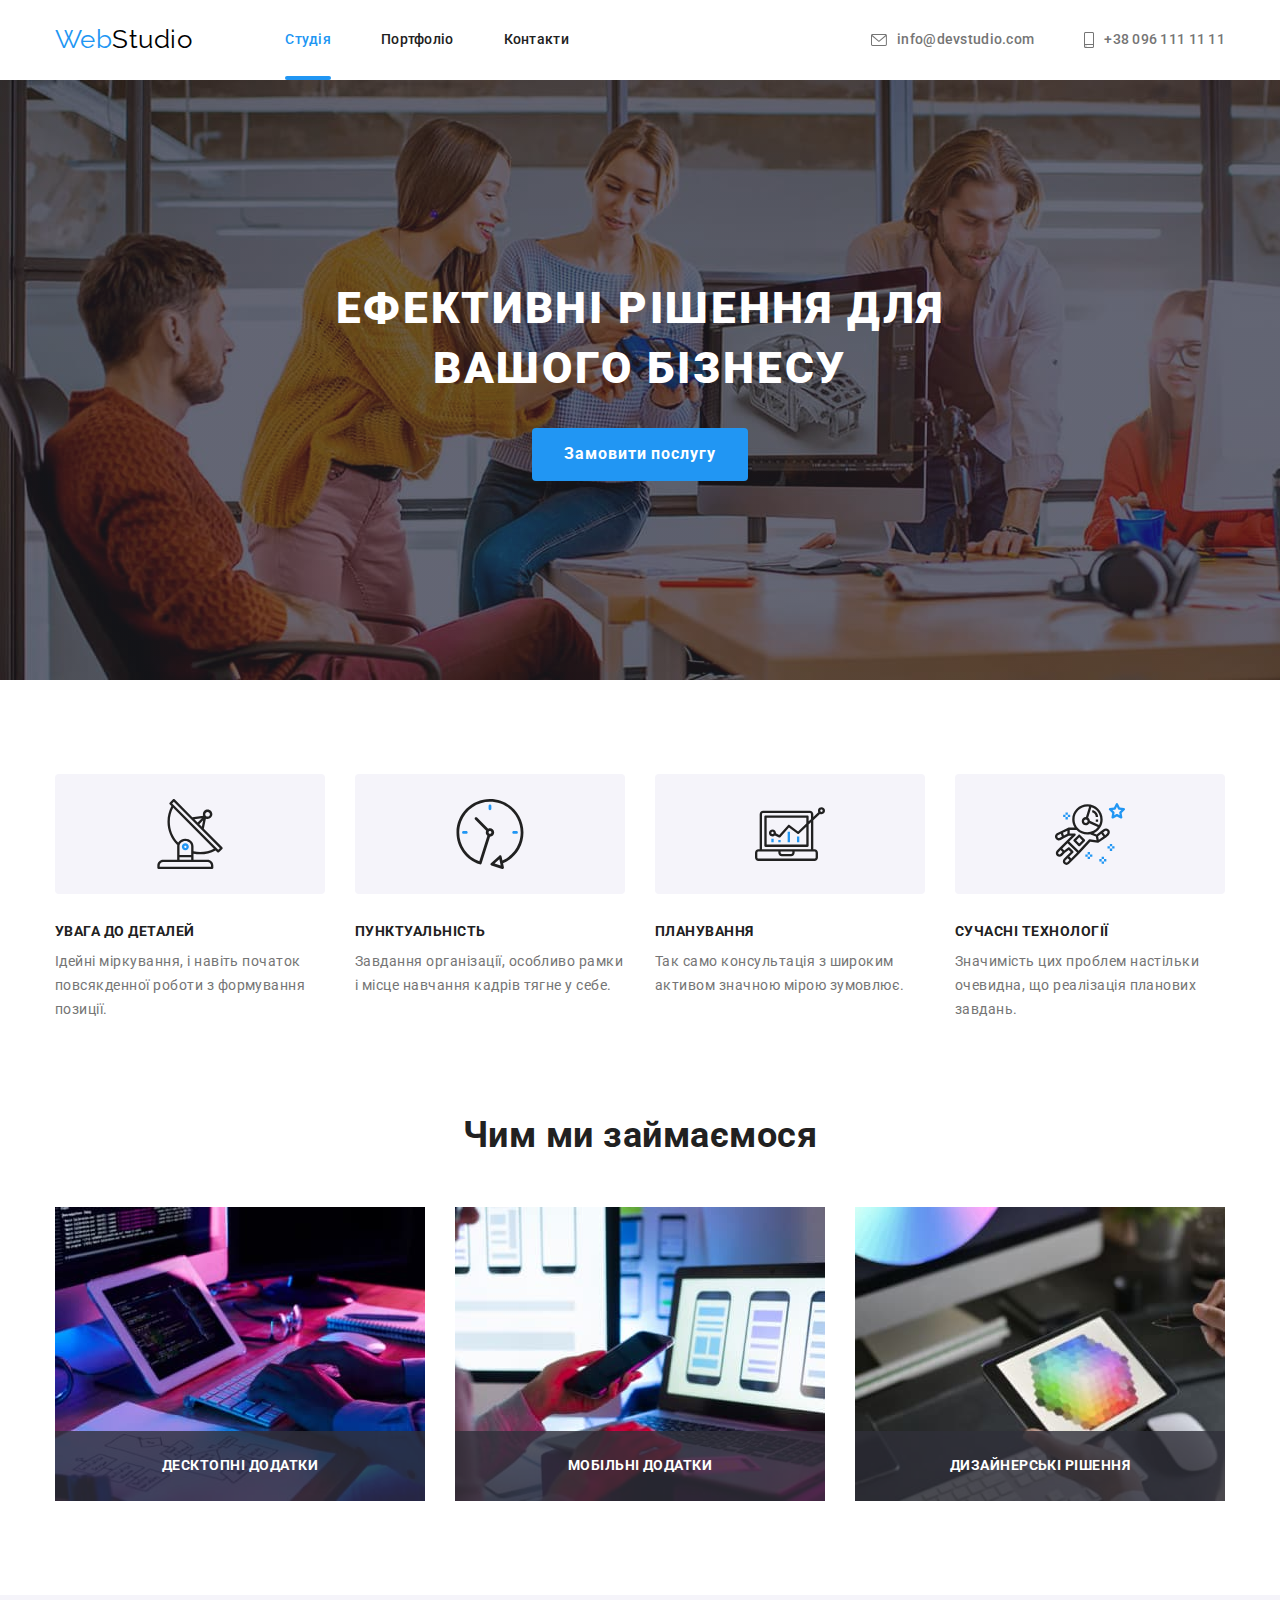
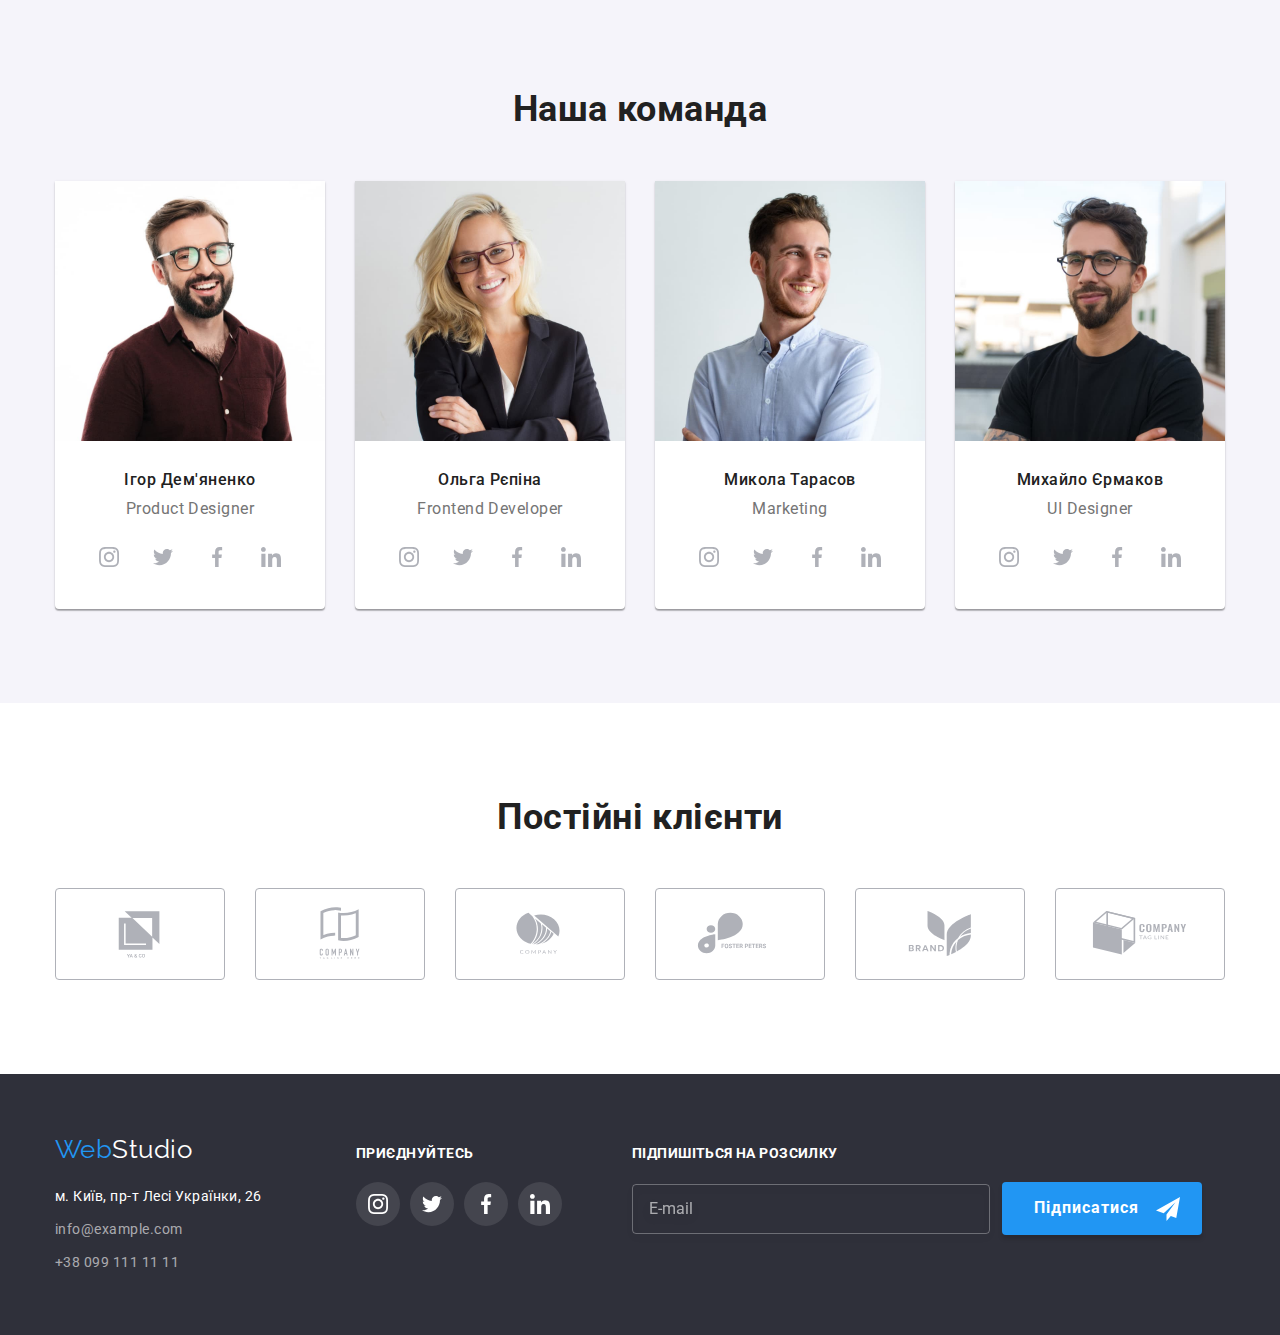
<file: index.html>
<!DOCTYPE html>
<html lang="uk">

<head>
  <meta charset="UTF-8" />
  <meta http-equiv="X-UA-Compatible" content="IE=edge" />
  <meta name="viewport" content="width=device-width, initial-scale=1.0" />
  <title>Студія</title>
  <link href="https://fonts.googleapis.com/css2?family=Raleway:wght@700&family=Roboto:wght@400;500;700;900&display=swap"
    rel="stylesheet" />
  <link rel="stylesheet"
    href="https://cdnjs.cloudflare.com/ajax/libs/modern-normalize/1.1.0/modern-normalize.min.css" />
  <link rel="stylesheet" href="./css/main.min.css" />
</head>

<body>
  <header>
    <div class="container page-header">
      <a href="./index.html" class="logo page-header__logo"><span>Web</span>Studio</a>
      <nav>
        <ul class="nav-list">
          <li class="nav-list__item"><a href="./index.html" class="nav-list__link current">Студія</a></li>
          <li class="nav-list__item"><a href="./portfolio.html" class="nav-list__link">Портфоліо</a></li>
          <li class="nav-list__item"><a href="" class="nav-list__link">Контакти</a></li>
        </ul>
      </nav>

      <ul class="contacts">
        <li class="contacts__item">
          <a href="mailto:info@devstudio.com" class="contacts__link"><svg class="contacts__icon-mail" width="16"
              height="12">
              <use href="./images/icons.svg#icon-mail"></use>
            </svg>info@devstudio.com</a>
        </li>
        <li class="contacts__item">
          <a href="tel:+380961111111" class="contacts__link"><svg class="contacts__icon-smartphone" width="10"
              height="16">
              <use href="./images/icons.svg#icon-smartphone"></use>
            </svg>+38 096 111 11 11</a>
        </li>
      </ul>
    </div>
  </header>

  <main>
    <section class="hero">
      <div class="hero__container">
        <h1 class="hero__title">Ефективні рішення для вашого бізнесу</h1>
        <button type="button" class="buttons" data-modal-open>Замовити послугу</button>
      </div>
    </section>

    <section class="features section">
      <div class="container">
        <h2 class="visually-hidden">Особливості</h2>
        <ul class="features-list">
          <li class="features-list__item">
            <div class="features-bgd">
              <svg class="features-bgd__icon-antenna" width="70" height="70">
                <use href="./images/icons.svg#icon-antenna"></use>
              </svg>
            </div>
            <h3 class="features-list__title">УВАГА ДО ДЕТАЛЕЙ</h3>
            <p class="features-list__text">
              Ідейні міркування, і навіть початок повсякденної роботи з формування позиції.
            </p>
          </li>
          <li class="features-list__item">
            <div class="features-bgd">
              <svg class="features-bgd__icon-clock" width="70" height="70">
                <use href="./images/icons.svg#icon-clock"></use>
              </svg>
            </div>
            <h3 class="features-list__title">ПУНКТУАЛЬНІСТЬ</h3>
            <p class="features-list__text">
              Завдання організації, особливо рамки і місце навчання кадрів тягне у себе.
            </p>
          </li>
          <li class="features-list__item">
            <div class="features-bgd">
              <svg class="features-bgd__icon-diagram" width="70" height="70">
                <use href="./images/icons.svg#icon-diagram"></use>
              </svg>
            </div>
            <h3 class="features-list__title">ПЛАНУВАННЯ</h3>
            <p class="features-list__text">
              Так само консультація з широким активом значною мірою зумовлює.
            </p>
          </li>
          <li class="features-list__item">
            <div class="features-bgd">
              <svg class="features-bgd__icon-astronaut" width="70" height="70">
                <use href="./images/icons.svg#icon-astronaut"></use>
              </svg>
            </div>
            <h3 class="features-list__title">СУЧАСНІ ТЕХНОЛОГІЇ</h3>
            <p class="features-list__text">
              Значимість цих проблем настільки очевидна, що реалізація планових завдань.
            </p>
          </li>
        </ul>
      </div>
    </section>

    <section class="work section">
      <div class="container">
        <h2 class="work__title">Чим ми займаємося</h2>
        <ul class="work-list">
          <li class="work-list__item">
            <img src="./images/box.one.jpg" alt="написання коду" width="370" height="294" />
            <div class="work-list__box">
              <p class="work-list__description">Десктопні додатки</p>
            </div>
          </li>
          <li class="work-list__item">
            <img src="./images/box.two.jpg" alt="розробка дизайну" width="370" height="294" />
            <div class="work-list__box">
              <p class="work-list__description">Мобільні додатки</p>
            </div>
          </li>
          <li class="work-list__item">
            <img src="./images/box.three.jpg" alt="вибір палітри" width="370" height="294" />
            <div class="work-list__box">
              <p class="work-list__description">Дизайнерські рішення</p>
            </div>
          </li>
        </ul>
      </div>
    </section>

    <section class="team">
      <div class="container team__container">
        <h2 class="team__title">Наша команда</h2>
        <ul class="team-list">
          <li class="team-list__item">
            <div class="team-card">
              <img src="./images/img.one.jpg" alt="Ігор Дем'яненко Product Designer" width="270" height="260" />
              <h3 class="team-card__name">Ігор Дем'яненко</h3>
              <p class="team-card__profession">Product Designer</p>
              <ul class="social-list">
                <li class="social-list__item">
                  <a href="#" target="_blank" rel="noopener noreferrer" class="social-list__link"><svg
                      class="social-list__icon" width="20" height="20">
                      <use href="./images/icons.svg#icon-instagram"></use>
                    </svg></a>
                </li>
                <li class="social-list__item">
                  <a href="#" target="_blank" rel="noopener noreferrer" class="social-list__link"><svg
                      class="social-list__icon" width="20" height="20">
                      <use href="./images/icons.svg#icon-twitter"></use>
                    </svg></a>
                </li>
                <li class="social-list__item">
                  <a href="#" target="_blank" rel="noopener noreferrer" class="social-list__link"><svg
                      class="social-list__icon" width="20" height="20">
                      <use href="./images/icons.svg#icon-facebook"></use>
                    </svg></a>
                </li>
                <li class="social-list__item">
                  <a href="#" target="_blank" rel="noopener noreferrer" class="social-list__link"><svg
                      class="social-list__icon" width="20" height="20">
                      <use href="./images/icons.svg#icon-linkedin"></use>
                    </svg></a>
                </li>
              </ul>
            </div>
          </li>
          <li class="team-list__item">
            <div class="team-card">
              <img src="./images/img.two.jpg" alt="Ольга Рєпіна Frontend Developer" width="270" height="260" />
              <h3 class="team-card__name">Ольга Рєпіна</h3>
              <p class="team-card__profession">Frontend Developer</p>
              <ul class="social-list">
                <li class="social-list__item">
                  <a href="#" target="_blank" rel="noopener noreferrer" class="social-list__link"><svg
                      class="social-list__icon" width="20" height="20">
                      <use href="./images/icons.svg#icon-instagram"></use>
                    </svg></a>
                </li>
                <li class="social-list__item">
                  <a href="#" target="_blank" rel="noopener noreferrer" class="social-list__link"><svg
                      class="social-list__icon" width="20" height="20">
                      <use href="./images/icons.svg#icon-twitter"></use>
                    </svg></a>
                </li>
                <li class="social-list__item">
                  <a href="#" target="_blank" rel="noopener noreferrer" class="social-list__link"><svg
                      class="social-list__icon" width="20" height="20">
                      <use href="./images/icons.svg#icon-facebook"></use>
                    </svg></a>
                </li>
                <li class="social-list__item">
                  <a href="#" target="_blank" rel="noopener noreferrer" class="social-list__link"><svg
                      class="social-list__icon" width="20" height="20">
                      <use href="./images/icons.svg#icon-linkedin"></use>
                    </svg></a>
                </li>
              </ul>
            </div>
          </li>
          <li class="team-list__item">
            <div class="team-card">
              <img src="./images/img.three.jpg" alt="Микола Тарасов Marketing" width="270" height="260" />
              <h3 class="team-card__name">Микола Тарасов</h3>
              <p class="team-card__profession">Marketing</p>
              <ul class="social-list">
                <li class="social-list__item">
                  <a href="#" target="_blank" rel="noopener noreferrer" class="social-list__link"><svg
                      class="social-list__icon" width="20" height="20">
                      <use href="./images/icons.svg#icon-instagram"></use>
                    </svg></a>
                </li>
                <li class="social-list__item">
                  <a href="#" target="_blank" rel="noopener noreferrer" class="social-list__link"><svg
                      class="social-list__icon" width="20" height="20">
                      <use href="./images/icons.svg#icon-twitter"></use>
                    </svg></a>
                </li>
                <li class="social-list__item">
                  <a href="#" target="_blank" rel="noopener noreferrer" class="social-list__link"><svg
                      class="social-list__icon" width="20" height="20">
                      <use href="./images/icons.svg#icon-facebook"></use>
                    </svg></a>
                </li>
                <li class="social-list__item">
                  <a href="#" target="_blank" rel="noopener noreferrer" class="social-list__link"><svg
                      class="social-list__icon" width="20" height="20">
                      <use href="./images/icons.svg#icon-linkedin"></use>
                    </svg></a>
                </li>
              </ul>
            </div>
          </li>
          <li class="team-list__item">
            <div class="team-card">
              <img src="./images/img.four.jpg" alt="Михайло Єрмаков UI Designer" width="270" height="260" />
              <h3 class="team-card__name">Михайло Єрмаков</h3>
              <p class="team-card__profession">UI Designer</p>
              <ul class="social-list">
                <li class="social-list__item">
                  <a href="#" target="_blank" rel="noopener noreferrer" class="social-list__link"><svg
                      class="social-list__icon" width="20" height="20">
                      <use href="./images/icons.svg#icon-instagram"></use>
                    </svg></a>
                </li>
                <li class="social-list__item">
                  <a href="#" target="_blank" rel="noopener noreferrer" class="social-list__link"><svg
                      class="social-list__icon" width="20" height="20">
                      <use href="./images/icons.svg#icon-twitter"></use>
                    </svg></a>
                </li>
                <li class="social-list__item">
                  <a href="#" target="_blank" rel="noopener noreferrer" class="social-list__link"><svg
                      class="social-list__icon" width="20" height="20">
                      <use href="./images/icons.svg#icon-facebook"></use>
                    </svg></a>
                </li>
                <li class="social-list__item">
                  <a href="#" target="_blank" rel="noopener noreferrer" class="social-list__link"><svg
                      class="social-list__icon" width="20" height="20">
                      <use href="./images/icons.svg#icon-linkedin"></use>
                    </svg></a>
                </li>
              </ul>
            </div>
          </li>
        </ul>
      </div>
    </section>

    <section class="clients section">
      <div class="container">
        <h2 class="clients__title">Постійні клієнти</h2>
        <ul class="clients-list">
          <li>
            <a href="#" target="_blank" rel="noopener noreferrer" class="clients-list__link"><svg
                class="clients-list__icon" width="106" height="60">
                <use href="./images/icons.svg#icon-logoone"></use>
              </svg></a>
          </li>
          <li>
            <a href="#" target="_blank" rel="noopener noreferrer" class="clients-list__link"><svg
                class="clients-list__icon" width="106" height="60">
                <use href="./images/icons.svg#icon-logotwo"></use>
              </svg></a>
          </li>
          <li>
            <a href="#" target="_blank" rel="noopener noreferrer" class="clients-list__link"><svg
                class="clients-list__icon" width="106" height="60">
                <use href="./images/icons.svg#icon-logothree"></use>
              </svg></a>
          </li>
          <li>
            <a href="#" target="_blank" rel="noopener noreferrer" class="clients-list__link"><svg
                class="clients-list__icon" width="106" height="60">
                <use href="./images/icons.svg#icon-logofour"></use>
              </svg></a>
          </li>
          <li>
            <a href="#" target="_blank" rel="noopener noreferrer" class="clients-list__link"><svg
                class="clients-list__icon" width="106" height="60">
                <use href="./images/icons.svg#icon-logofive"></use>
              </svg></a>
          </li>
          <li>
            <a href="#" target="_blank" rel="noopener noreferrer" class="clients-list__link"><svg
                class="clients-list__icon" width="106" height="60">
                <use href="./images/icons.svg#icon-logosix"></use>
              </svg></a>
          </li>
        </ul>
      </div>
    </section>
  </main>

  <footer class="footer">
    <div class="container footer__container">
      <div class="footer__box">
        <a href="./index.html" class="logo__footer"><span>Web</span>Studio</a>

        <address>
          <ul class="address">
            <li class="address__item">
              <a href="https://www.google.com.ua/maps/search/%D0%BC.+%D0%9A%D0%B8%D1%97%D0%B2,+%D0%BF%D1%80-%D1%82+%D0%9B%D0%B5%D1%81%D1%96+%D0%A3%D0%BA%D1%80%D0%B0%D1%97%D0%BD%D0%BA%D0%B8,+26/@50.4262402,30.5362094,17z/data=!3m1!4b1?hl=uk"
                target="_blank" rel="noopener noreferrer" class="address__link">м. Київ, пр-т Лесі Українки,
                26<br /></a>
            </li>
            <li class="address__item">
              <a href="mailto:info@example.com" class="address__mail">info@example.com<br /></a>
            </li>
            <li class="address__item">
              <a href="tel:+380991111111" class="address__number">+38 099 111 11 11</a>
            </li>
          </ul>
        </address>
      </div>
      <div class="footer-box">
        <p class="footer-box__text">приєднуйтесь</p>
        <ul class="social-list social-list--no-padding">
          <li class="social-list__item">
            <a href="#" target="_blank" rel="noopener noreferrer" class="social-list__link social-list__link--dark"><svg
                class="social-list__icon" width="20" height="20">
                <use href="./images/icons.svg#icon-instagram"></use>
              </svg></a>
          </li>
          <li class="social-list__item">
            <a href="#" target="_blank" rel="noopener noreferrer" class="social-list__link social-list__link--dark"><svg
                class="social-list__icon" width="20" height="20">
                <use href="./images/icons.svg#icon-twitter"></use>
              </svg></a>
          </li>
          <li class="social-list__item">
            <a href="#" target="_blank" rel="noopener noreferrer" class="social-list__link social-list__link--dark"><svg
                class="social-list__icon" width="20" height="20">
                <use href="./images/icons.svg#icon-facebook"></use>
              </svg></a>
          </li>
          <li class="social-list__item">
            <a href="#" target="_blank" rel="noopener noreferrer" class="social-list__link social-list__link--dark"><svg
                class="social-list__icon" width="20" height="20">
                <use href="./images/icons.svg#icon-linkedin"></use>
              </svg></a>
          </li>
        </ul>
      </div>
      <form class="footer-form">
        <b class="footer-form__title">Підпишіться на розсилку</b>
        <div class="form-box">
          <input type="email" name="email" placeholder="E-mail" class="form-box__input" />
          <button type="submit" class="buttons buttons--with-icon">
            Підписатися
            <svg class="footer-form__icon" width="24" height="24">
              <use href="./images/icons.svg#icon-send"></use>
            </svg>
          </button>
        </div>
      </form>
    </div>
  </footer>

  <div class="backdrop is-hidden" data-modal>
    <div class="modal">
      <button type="button" class="modal__close-button" data-modal-close>
        <svg class="modal__close-icon" width="18" height="18">
          <use href="./images/icons.svg#icon-close.btn"></use>
        </svg>
      </button>

      <form class="form">
        <b>Залиште свої дані, ми вам передзвонимо</b>
        <p class="form__field">
          <input type="text" name="name" id="name" class="form__input" autofocus />
          <label for="name" class="form__label">Ім'я</label>
          <svg class="form__icon" width="18" height="18">
            <use href="./images/icons.svg#icon-person-form"></use>
          </svg>
        </p>
        <p class="form__field">
          <input type="tel" name="tel" id="tel" class="form__input" />
          <label for="tel" class="form__label">Телефон</label>
          <svg class="form__icon" width="18" height="18">
            <use href="./images/icons.svg#icon-phone-form"></use>
          </svg>
        </p>
        <p class="form__field">
          <input type="email" name="email" id="email" class="form__input" />
          <label for="email" class="form__label">Пошта</label>
          <svg class="form__icon" width="18" height="18">
            <use href="./images/icons.svg#icon-email-form"></use>
          </svg>
        </p>
        <p class="form__field">
          <textarea name="comment" id="comment" placeholder="Введіть текст" class="form__comment"></textarea>
          <label for="comment" class="form__label">Коментар</label>
        </p>
        <label class="form__policy" for="policy">
          <input type="checkbox" name="policy" value="policy" id="policy" class="form__checkbox visually-hidden" />
          <svg class="form__icon-check" width="16" height="15">
            <use href="./images/icons.svg#icon-check"></use>
          </svg>Погоджуюся з розсилкою та приймаю <a href="#" class="form__link">Умови договору</a>
        </label>

        <div class="form-box">
          <button type="submit" class="buttons buttons--form">Відправити</button>
        </div>
      </form>
    </div>
  </div>

  <script src="./js/modal.js"></script>
</body>

</html>
</file>
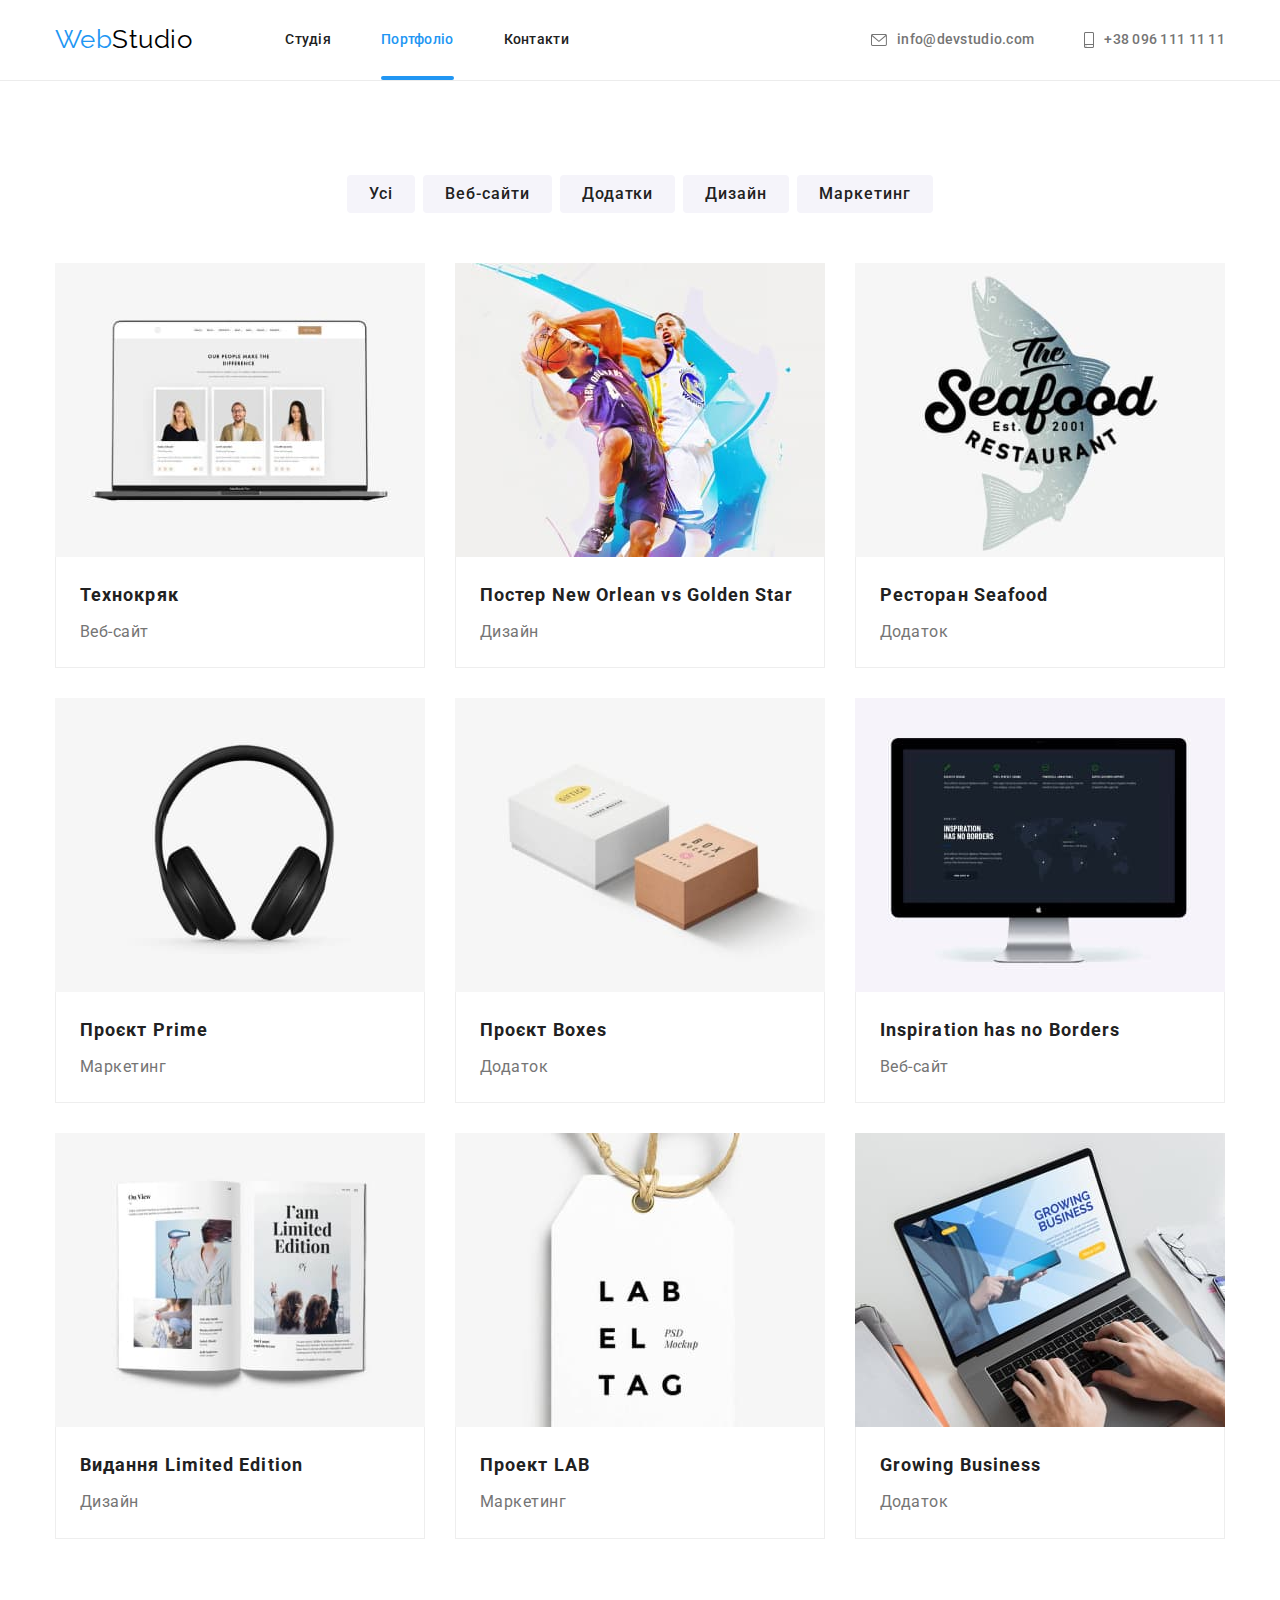
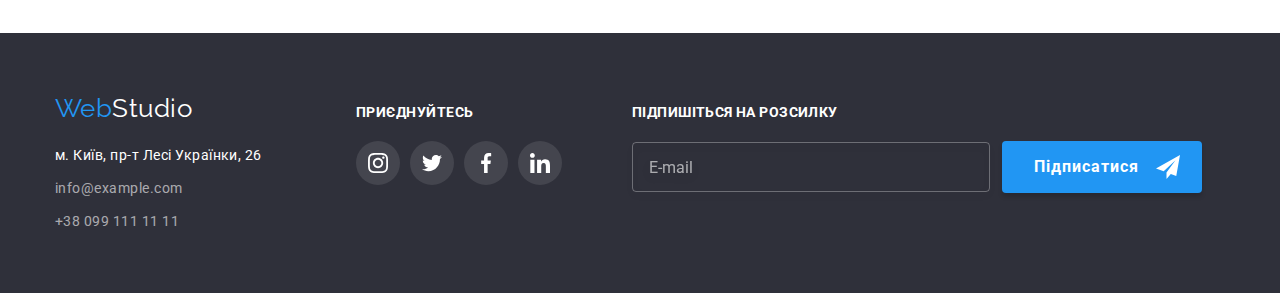
<file: portfolio.html>
<!DOCTYPE html>
<html lang="uk">

<head>
    <meta charset="UTF-8">
    <meta http-equiv="X-UA-Compatible" content="IE=edge">
    <meta name="viewport" content="width=device-width, initial-scale=1.0">
    <title>Портфоліо</title>
    <link
        href="https://fonts.googleapis.com/css2?family=Raleway:wght@700&family=Roboto:wght@400;500;700;900&display=swap"
        rel="stylesheet">
    <link rel="stylesheet"
        href="https://cdnjs.cloudflare.com/ajax/libs/modern-normalize/1.1.0/modern-normalize.min.css">
    <link rel="stylesheet" href="./css/main.min.css">
</head>

<body>
    <header class="portfolio-header">
        <div class="container page-header">
            <a href="./index.html" class="logo page-header__logo"><span>Web</span>Studio</a>
            <nav>
                <ul class="nav-list">
                    <li class="nav-list__item"><a href="./index.html" class="nav-list__link">Студія</a></li>
                    <li class="nav-list__item"><a href="./portfolio.html" class="nav-list__link current">Портфоліо</a>
                    </li>
                    <li class="nav-list__item"><a href="" class="nav-list__link">Контакти</a></li>
                </ul>
            </nav>

            <ul class="contacts">
                <li class="contacts__item">
                    <a href="mailto:info@devstudio.com" class="contacts__link"><svg class="contacts__icon-mail"
                            width="16" height="12">
                            <use href="./images/icons.svg#icon-mail"></use>
                        </svg>info@devstudio.com</a>
                </li>
                <li class="contacts__item">
                    <a href="tel:+380961111111" class="contacts__link"><svg class="contacts__icon-smartphone" width="10"
                            height="16">
                            <use href="./images/icons.svg#icon-smartphone"></use>
                        </svg>+38 096 111 11 11</a>
                </li>
            </ul>
        </div>
    </header>

    <main>
        <section class="section">
            <div class="container">
                <h1 class="visually-hidden">Портфоліо</h1>
                <ul class="buttons-list">
                    <li class="buttons-list__item"><button type="button" class="buttons buttons--small">Усі</button>
                    </li>
                    <li class="buttons-list__item"><button type="button"
                            class="buttons buttons--small">Веб-сайти</button>
                    </li>
                    <li class="buttons-list__item"><button type="button" class="buttons buttons--small">Додатки</button>
                    </li>
                    <li class="buttons-list__item"><button type="button" class="buttons buttons--small">Дизайн</button>
                    </li>
                    <li class="buttons-list__item"><button type="button"
                            class="buttons buttons--small">Маркетинг</button>
                    </li>
                </ul>

                <ul class="portfolio">
                    <li class="portfolio__item"><a href="#" target="_blank" rel="noopener noreferrer"
                            class="portfolio__link">
                            <div class="portfolio__box">
                                <img src="./images/tehnokryak.jpg" alt="Веб-сайт Технокряк" width="370" height="294">
                                <div class="portfolio__box-descr">
                                    <p class="portfolio__description">Ресурс пропонує комплексні пропозиції з різним
                                        рівнем функціоналу та сервісів.
                                        Все це дозволить відвідувачу отримати вичерпні відомості про компанію чи
                                        приватну особу.</p>
                                </div>
                            </div>
                            <div class="portfolio__card">
                                <h2 class="portfolio__title">Технокряк</h2>
                                <p class="portfolio__text">Веб-сайт</p>
                            </div>
                        </a></li>
                    <li class="portfolio__item"><a href="#" target="_blank" rel="noopener noreferrer"
                            class="portfolio__link">
                            <div class="portfolio__box">
                                <img src="./images/poster.jpg" alt="Дизайн Постер" width="370" height="294">
                                <div class="portfolio__box-descr">
                                    <p class="portfolio__description">Ресурс пропонує комплексні пропозиції з різним
                                        рівнем функціоналу та сервісів.
                                        Все це дозволить відвідувачу отримати вичерпні відомості про компанію чи
                                        приватну особу.</p>
                                </div>
                            </div>
                            <div class="portfolio__card">
                                <h2 class="portfolio__title">Постер New Orlean vs Golden Star</h2>
                                <p class="portfolio__text">Дизайн</p>
                            </div>
                        </a></li>
                    <li class="portfolio__item"><a href="#" target="_blank" rel="noopener noreferrer"
                            class="portfolio__link">
                            <div class="portfolio__box">
                                <img src="./images/restaurant.jpg" alt="Додаток ресторану" width="370" height="294">
                                <div class="portfolio__box-descr">
                                    <p class="portfolio__description">Ресурс пропонує комплексні пропозиції з різним
                                        рівнем функціоналу та сервісів.
                                        Все це дозволить відвідувачу отримати вичерпні відомості про компанію чи
                                        приватну особу.</p>
                                </div>
                            </div>
                            <div class="portfolio__card">
                                <h2 class="portfolio__title">Ресторан Seafood</h2>
                                <p class="portfolio__text">Додаток</p>
                            </div>
                        </a></li>
                    <li class="portfolio__item"><a href="#" target="_blank" rel="noopener noreferrer"
                            class="portfolio__link">
                            <div class="portfolio__box">
                                <img src="./images/prime.jpg" alt="Проєкт prime" width="370" height="294">
                                <div class="portfolio__box-descr">
                                    <p class="portfolio__description">Ресурс пропонує комплексні пропозиції з різним
                                        рівнем функціоналу та сервісів.
                                        Все це дозволить відвідувачу отримати вичерпні відомості про компанію чи
                                        приватну особу.</p>
                                </div>
                            </div>
                            <div class="portfolio__card">
                                <h2 class="portfolio__title">Проєкт Prime</h2>
                                <p class="portfolio__text">Маркетинг</p>
                            </div>
                        </a></li>
                    <li class="portfolio__item"><a href="#" target="_blank" rel="noopener noreferrer"
                            class="portfolio__link">
                            <div class="portfolio__box">
                                <img src="./images/boxes.jpg" alt="Проєкт boxes" width="370" height="294">
                                <div class="portfolio__box-descr">
                                    <p class="portfolio__description">Ресурс пропонує комплексні пропозиції з різним
                                        рівнем функціоналу та сервісів.
                                        Все це дозволить відвідувачу отримати вичерпні відомості про компанію чи
                                        приватну особу.</p>
                                </div>
                            </div>
                            <div class="portfolio__card">
                                <h2 class="portfolio__title">Проєкт Boxes</h2>
                                <p class="portfolio__text">Додаток</p>
                            </div>
                        </a></li>
                    <li class="portfolio__item"><a href="#" target="_blank" rel="noopener noreferrer"
                            class="portfolio__link">
                            <div class="portfolio__box">
                                <img src="./images/ispiration.has.no.borders.jpg" alt="Веб-сайт ihnb" width="370"
                                    height="294">
                                <div class="portfolio__box-descr">
                                    <p class="portfolio__description">Ресурс пропонує комплексні пропозиції з різним
                                        рівнем функціоналу та сервісів.
                                        Все це дозволить відвідувачу отримати вичерпні відомості про компанію чи
                                        приватну особу.</p>
                                </div>
                            </div>
                            <div class="portfolio__card">
                                <h2 class="portfolio__title">Inspiration has no Borders</h2>
                                <p class="portfolio__text">Веб-сайт</p>
                            </div>
                        </a></li>
                    <li class="portfolio__item"><a href="#" target="_blank" rel="noopener noreferrer"
                            class="portfolio__link">
                            <div class="portfolio__box">
                                <img src="./images/limited.jpg" alt="Дизайн видання" width="370" height="294">
                                <div class="portfolio__box-descr">
                                    <p class="portfolio__description">Ресурс пропонує комплексні пропозиції з різним
                                        рівнем функціоналу та сервісів.
                                        Все це дозволить відвідувачу отримати вичерпні відомості про компанію чи
                                        приватну особу.</p>
                                </div>
                            </div>
                            <div class="portfolio__card">
                                <h2 class="portfolio__title">Видання Limited Edition</h2>
                                <p class="portfolio__text">Дизайн</p>
                            </div>
                        </a></li>
                    <li class="portfolio__item"><a href="#" target="_blank" rel="noopener noreferrer"
                            class="portfolio__link">
                            <div class="portfolio__box">
                                <img src="./images/lab.jpg" alt="Проєкт lab" width="370" height="294">
                                <div class="portfolio__box-descr">
                                    <p class="portfolio__description">Ресурс пропонує комплексні пропозиції з різним
                                        рівнем функціоналу та сервісів.
                                        Все це дозволить відвідувачу отримати вичерпні відомості про компанію чи
                                        приватну особу.</p>
                                </div>
                            </div>
                            <div class="portfolio__card">
                                <h2 class="portfolio__title">Проект LAB</h2>
                                <p class="portfolio__text">Маркетинг</p>
                            </div>
                        </a></li>
                    <li class="portfolio__item"><a href="#" target="_blank" rel="noopener noreferrer"
                            class="portfolio__link">
                            <div class="portfolio__box">
                                <img src="./images/growing.business.jpg" alt="Додаток gb" width="370" height="294">
                                <div class="portfolio__box-descr">
                                    <p class="portfolio__description">Ресурс пропонує комплексні пропозиції з різним
                                        рівнем функціоналу та сервісів.
                                        Все це дозволить відвідувачу отримати вичерпні відомості про компанію чи
                                        приватну особу.</p>
                                </div>
                            </div>
                            <div class="portfolio__card">
                                <h2 class="portfolio__title">Growing Business</h2>
                                <p class="portfolio__text">Додаток</p>
                            </div>
                        </a></li>
                </ul>

            </div>
        </section>
    </main>

    <footer class="footer">
        <div class="container footer__container">
            <div class="footer__box">
                <a href="./index.html" class="logo__footer"><span>Web</span>Studio</a>

                <address>
                    <ul class="address">
                        <li class="address__item">
                            <a href="https://www.google.com.ua/maps/search/%D0%BC.+%D0%9A%D0%B8%D1%97%D0%B2,+%D0%BF%D1%80-%D1%82+%D0%9B%D0%B5%D1%81%D1%96+%D0%A3%D0%BA%D1%80%D0%B0%D1%97%D0%BD%D0%BA%D0%B8,+26/@50.4262402,30.5362094,17z/data=!3m1!4b1?hl=uk"
                                target="_blank" rel="noopener noreferrer" class="address__link">м. Київ, пр-т Лесі
                                Українки,
                                26<br /></a>
                        </li>
                        <li class="address__item">
                            <a href="mailto:info@example.com" class="address__mail">info@example.com<br /></a>
                        </li>
                        <li class="address__item">
                            <a href="tel:+380991111111" class="address__number">+38 099 111 11 11</a>
                        </li>
                    </ul>
                </address>
            </div>
            <div class="footer-box">
                <p class="footer-box__text">приєднуйтесь</p>
                <ul class="social-list social-list--no-padding">
                    <li class="social-list__item">
                        <a href="#" target="_blank" rel="noopener noreferrer"
                            class="social-list__link social-list__link--dark"><svg class="social-list__icon" width="20"
                                height="20">
                                <use href="./images/icons.svg#icon-instagram"></use>
                            </svg></a>
                    </li>
                    <li class="social-list__item">
                        <a href="#" target="_blank" rel="noopener noreferrer"
                            class="social-list__link social-list__link--dark"><svg class="social-list__icon" width="20"
                                height="20">
                                <use href="./images/icons.svg#icon-twitter"></use>
                            </svg></a>
                    </li>
                    <li class="social-list__item">
                        <a href="#" target="_blank" rel="noopener noreferrer"
                            class="social-list__link social-list__link--dark"><svg class="social-list__icon" width="20"
                                height="20">
                                <use href="./images/icons.svg#icon-facebook"></use>
                            </svg></a>
                    </li>
                    <li class="social-list__item">
                        <a href="#" target="_blank" rel="noopener noreferrer"
                            class="social-list__link social-list__link--dark"><svg class="social-list__icon" width="20"
                                height="20">
                                <use href="./images/icons.svg#icon-linkedin"></use>
                            </svg></a>
                    </li>
                </ul>
            </div>
            <form class="footer-form">
                <b class="footer-form__title">Підпишіться на розсилку</b>
                <div class="form-box">
                    <input type="email" name="email" placeholder="E-mail" class="form-box__input" />
                    <button type="submit" class="buttons buttons--with-icon">
                        Підписатися
                        <svg class="footer-form__icon" width="24" height="24">
                            <use href="./images/icons.svg#icon-send"></use>
                        </svg>
                    </button>
                </div>
            </form>
        </div>
    </footer>
</body>

</html>
</file>
<file: css/main.min.css>
:root{--primary-text-color: #212121;--secondary-text-color: #757575;--accent-color: #2196f3;--primary-white-color: #ffffff;--secondary-bgd-color: #f5f4fa}body{font-family:Roboto,sans-serif;letter-spacing:.03em;background-color:var(--primary-white-color);color:var(--primary-text-color)}.container{margin-left:auto;margin-right:auto;width:1200px;padding:0 15px}.section{padding:94px 0}.buttons{padding:10px 30px;border-radius:4px;border-color:rgba(0,0,0,0);font-family:inherit;font-weight:700;font-size:16px;line-height:1.8;text-align:center;letter-spacing:.06em;color:var(--primary-white-color);background-color:var(--accent-color);cursor:pointer;transition:color 250ms cubic-bezier(0.4, 0, 0.2, 1),background-color 250ms cubic-bezier(0.4, 0, 0.2, 1)}.buttons:hover,.buttons:focus{color:var(--primary-white-color);background-color:#188ce8}ul{padding:0;margin:0;list-style:none}h1,h2,h3,h4,h5,h6,p{padding:0;margin:0}img{display:block;max-width:100%;height:auto}.visually-hidden{position:absolute;white-space:nowrap;width:1px;height:1px;overflow:hidden;border:0;padding:0;clip:rect(0 0 0 0);-webkit-clip-path:inset(50%);clip-path:inset(50%);margin:-1px}.page-header{display:flex;align-items:center}.page-header__logo{margin-right:93px;font-family:Raleway;font-size:26px;line-height:1.2;text-decoration:none;color:#000}span{font-family:Raleway;color:var(--accent-color)}.nav-list{display:flex}.nav-list .nav-list__item:not(:last-child){margin-right:50px}.nav-list__link{position:relative;display:block;padding:32px 0;font-weight:500;font-size:14px;line-height:1.14;letter-spacing:.02em;text-decoration:none;color:var(--primary-text-color);transition:color 250ms cubic-bezier(0.4, 0, 0.2, 1)}.nav-list__link:hover,.nav-list__link:focus{color:var(--accent-color)}.contacts{display:flex;margin-left:auto}.nav-list__link.current{color:var(--accent-color)}.nav-list__link.current::after{content:"";position:absolute;bottom:0;left:0;width:100%;height:4px;background:var(--accent-color);border-radius:2px}.contacts .contacts__item+.contacts__item{margin-left:50px}.contacts__link{display:flex;align-items:center;font-weight:500;font-size:14px;line-height:1.14;letter-spacing:.02em;text-decoration:none;color:var(--secondary-text-color);transition:color 250ms cubic-bezier(0.4, 0, 0.2, 1)}.contacts__link:hover,.contacts__link:focus{color:var(--accent-color)}.contacts__icon-mail{margin-right:10px;fill:currentColor}.contacts__icon-mail:hover,.contacts__icon-mail:focus{fill:var(--accent-color)}.contacts__icon-smartphone{margin-right:10px;fill:currentColor}.contacts__icon-smartphone:hover,.contacts__icon-smartphone:focus{fill:var(--accent-color)}.hero{max-width:1600px;height:600px;margin-right:auto;margin-left:auto;display:flex;justify-content:center;align-items:center;background-image:linear-gradient(rgba(47, 48, 58, 0.4), rgba(47, 48, 58, 0.4)),url(../images/hero.bgd.jpg);background-repeat:no-repeat;background-size:cover;background-color:#2f303a;text-transform:uppercase;text-align:center}.hero__container{width:696px;display:flex;justify-content:center;flex-wrap:wrap}.hero__title{margin-bottom:30px;font-weight:900;font-size:44px;line-height:1.36;letter-spacing:.06em;color:var(--primary-white-color)}.hero__button{padding:10px 30px;border-radius:4px;border:1px solid rgba(0,0,0,0);font-family:inherit;font-weight:700;font-size:16px;line-height:1.8;text-align:center;letter-spacing:.06em;color:var(--primary-white-color);background-color:var(--accent-color);cursor:pointer;transition:border 250ms cubic-bezier(0.4, 0, 0.2, 1),color 250ms cubic-bezier(0.4, 0, 0.2, 1),background-color 250ms cubic-bezier(0.4, 0, 0.2, 1)}.hero__button:hover,.hero__button:focus{border:1px solid rgba(0,0,0,0);color:var(--primary-white-color);background-color:#188ce8}.features{padding-bottom:47px}.features-list{display:flex}.features-list .features-list__item{width:270px}.features-list .features-list__item+.features-list__item{margin-left:30px}.features-bgd{width:270px;height:120px;margin-bottom:30px;border-radius:4px;display:flex;justify-content:center;align-items:center;background-color:var(--secondary-bgd-color)}.features-list__title{margin-bottom:10px;font-weight:700;font-size:14px;line-height:1.14}.features-list__text{margin:0;font-size:14px;line-height:1.7;color:var(--secondary-text-color)}.work{padding-top:47px}.work__title{margin-bottom:50px;font-size:36px;line-height:1.16;text-align:center}.work-list{display:flex}.work-list .work-list__item+.work-list__item{margin-left:30px}.work-list .work-list__item{position:relative}.work-list__box{position:absolute;content:"";bottom:0;width:100%;height:70px;background:rgba(47,48,58,.8)}.work-list__description{position:absolute;top:50%;left:50%;transform:translate(-50%, -50%);font-weight:700;font-size:14px;line-height:1.14;text-transform:uppercase;color:#fff}.team{background-color:#f5f4fa}.team__container{padding:94px 15px}.team__title{margin-bottom:50px;font-size:36px;line-height:1.16;text-align:center}.team-list{display:flex}.team-list .team-list__item+.team-list__item{margin-left:30px}.team-card{box-shadow:0px 1px 3px rgba(0,0,0,.12),0px 1px 1px rgba(0,0,0,.14),0px 2px 1px rgba(0,0,0,.2);border-radius:0px 0px 4px 4px;text-align:center;background-color:var(--primary-white-color)}.team-card__name{margin:30px 0 10px 0;font-weight:500;font-size:16px;line-height:1.18}.team-card__profession{margin-bottom:16px;font-size:16px;line-height:1.18;color:var(--secondary-text-color)}.social-list{padding-bottom:30px;display:flex;justify-content:center;align-items:center;gap:10px}.social-list__link{display:flex;justify-content:center;align-items:center;width:44px;height:44px;border-radius:50%;color:#afb1b8;transition:color 250ms cubic-bezier(0.4, 0, 0.2, 1),background-color 250ms cubic-bezier(0.4, 0, 0.2, 1)}.social-list__link:hover,.social-list__link:focus{background-color:var(--accent-color);color:var(--primary-white-color)}.social-list__icon{fill:currentColor}.clients__title{margin-bottom:50px;font-size:36px;line-height:1.16;text-align:center}.clients-list{display:flex;justify-content:center;gap:30px}.clients-list__link{display:flex;justify-content:center;align-items:center;width:170px;height:92px;border:1px solid #afb1b8;border-radius:4px;color:#afb1b8;transition:color 250ms cubic-bezier(0.4, 0, 0.2, 1),border-color 250ms cubic-bezier(0.4, 0, 0.2, 1)}.clients-list__link:hover,.clients-list__link:focus{color:var(--accent-color);border-color:var(--accent-color)}.clients-list__icon{fill:currentColor}.footer{background-color:#2f303a}.footer__container{display:flex;align-items:baseline;padding:60px 15px;gap:70px}.footer__box{width:231px}.logo__footer{display:inline-block;margin-bottom:20px;font-family:Raleway;font-size:26px;line-height:1.2;text-decoration:none;color:var(--primary-white-color)}.address__item+.address__item{margin-top:9px}.address__link{font-size:14px;line-height:1.7;font-style:normal;color:var(--primary-white-color);text-decoration:none;transition:color 250ms cubic-bezier(0.4, 0, 0.2, 1)}.address__link:hover,.address__link:focus{color:var(--accent-color)}.address__mail,.address__number{font-size:14px;line-height:1.7;font-style:normal;text-decoration:none;color:rgba(255,255,255,.6);transition:color 250ms cubic-bezier(0.4, 0, 0.2, 1)}.address__mail:hover,.address__mail:focus{color:var(--accent-color)}.address__number:hover,.address__number:focus{color:var(--accent-color)}.footer-box__text{margin-bottom:20px;font-weight:700;font-size:14px;line-height:1.14;text-transform:uppercase;color:#fff}.social-list--no-padding{padding:0}.social-list__link--dark{background-color:rgba(255,255,255,.1);color:#fff;transition:background-color 250ms cubic-bezier(0.4, 0, 0.2, 1)}.social-list__link--dark:hover,.social-list__link--dark:focus{background-color:var(--accent-color)}.social-list__icon{fill:currentColor}.footer-form__title{margin-bottom:20px;font-size:14px;line-height:1.14;letter-spacing:.03em;text-transform:uppercase;text-align:start;color:#fff}.form-box{display:flex;align-items:center}.form-box__input{padding-left:16px;min-width:358px;height:50px;margin-right:12px;border:1px solid rgba(255,255,255,.3);filter:drop-shadow(0px 4px 4px rgba(0, 0, 0, 0.15));border-radius:4px;color:#fff;background-color:rgba(0,0,0,0);transition:outline-color 250ms cubic-bezier(0.4, 0, 0.2, 1)}.form-box__input::-moz-placeholder{font-size:16px;line-height:1.25;color:rgba(255,255,255,.6)}.form-box__input:-ms-input-placeholder{font-size:16px;line-height:1.25;color:rgba(255,255,255,.6)}.form-box__input::placeholder{font-size:16px;line-height:1.25;color:rgba(255,255,255,.6)}.form-box__input:focus{outline-color:var(--accent-color)}.buttons--with-icon{position:relative;min-height:50px;min-width:200px;padding-right:28px;text-align:start;box-shadow:0px 4px 4px rgba(0,0,0,.15);border-radius:4px;border-color:rgba(0,0,0,0);transition:background-color 250ms cubic-bezier(0.4, 0, 0.2, 1),box-shadow 250ms cubic-bezier(0.4, 0, 0.2, 1),border-radius 250ms cubic-bezier(0.4, 0, 0.2, 1)}.buttons--with-icon:hover,.buttons--with-icon:focus{background-color:#188ce8;box-shadow:0px 4px 4px rgba(0,0,0,.15);border-radius:4px}.footer-form__icon{position:absolute;top:50%;right:20px;transform:translateY(-50%)}.backdrop{position:fixed;top:0;left:0;width:100%;height:100%;background:rgba(0,0,0,.2);opacity:1;transition:opacity 250ms cubic-bezier(0.4, 0, 0.2, 1),visibility 250ms cubic-bezier(0.4, 0, 0.2, 1)}.backdrop.is-hidden{opacity:0;visibility:hidden;pointer-events:none}.backdrop.is-hidden .modal{transform:translate(-50%, -50%) scale(0.9)}.modal{position:absolute;top:50%;left:50%;transform:translate(-50%, -50%) scale(1);min-width:528px;min-height:581px;background:#fff;box-shadow:0px 1px 3px rgba(0,0,0,.12),0px 1px 1px rgba(0,0,0,.14),0px 2px 1px rgba(0,0,0,.2);border-radius:4px;transition:transform 250ms cubic-bezier(0.4, 0, 0.2, 1)}.modal__close-button{position:absolute;top:8px;right:8px;display:flex;justify-content:center;align-items:center;padding:6px;border:1px solid rgba(0,0,0,.1);border-radius:50%;cursor:pointer;background-color:#fff;fill:#000;transition:fill 250ms cubic-bezier(0.4, 0, 0.2, 1)}.modal__close-button:hover,.modal__close-button:focus{fill:var(--accent-color)}.form{padding:40px 39px 41px}b{display:block;margin-bottom:30px;font-weight:700;font-size:20px;line-height:1.15;text-align:center}.form__field{position:relative;display:block}.form__icon{position:absolute;top:50%;left:12px;transform:translateY(-50%);fill:#000;transition:fill 250ms cubic-bezier(0.4, 0, 0.2, 1)}.form__field:focus-within .form__icon{fill:var(--accent-color)}.form__label{position:absolute;top:-16px;left:0;font-size:12px;line-height:1.16;letter-spacing:.01em;color:#757575}.form__input{display:block;margin-bottom:28px;padding-left:42px;width:100%;height:40px;border-color:rgba(33,33,33,.2);border-radius:6px;cursor:pointer;transition:border-color 250ms cubic-bezier(0.4, 0, 0.2, 1)}.form__input:focus{border-color:var(--accent-color)}.form__comment{margin-bottom:20px;padding:12px 16px;width:100%;min-height:120px;border-color:rgba(33,33,33,.2);border-radius:4px;transition:border-color 250ms cubic-bezier(0.4, 0, 0.2, 1);resize:none}.form__comment::-moz-placeholder{font-size:12px;line-height:1.16;letter-spacing:.01em;color:rgba(117,117,117,.5)}.form__comment:-ms-input-placeholder{font-size:12px;line-height:1.16;letter-spacing:.01em;color:rgba(117,117,117,.5)}.form__comment::placeholder{font-size:12px;line-height:1.16;letter-spacing:.01em;color:rgba(117,117,117,.5)}.form__comment:focus{border-color:var(--accent-color)}.form__policy{position:relative;display:block;margin-bottom:30px;text-align:center;font-size:14px;line-height:1.71;color:#757575}.form__icon-check{position:absolute;top:3px;left:7px;display:flex;justify-content:center;align-items:center;width:16px;height:15px;fill:rgba(0,0,0,0);border:2px solid #000;border-radius:2px;transition:background-color 250ms cubic-bezier(0.4, 0, 0.2, 1),border-radius 250ms cubic-bezier(0.4, 0, 0.2, 1)}.form__checkbox:checked+.form__icon-check{fill:#fff;border-radius:3px;border:rgba(0,0,0,0);background-color:var(--accent-color)}.form__link{padding-left:7px;color:var(--accent-color);transition:color 250ms cubic-bezier(0.4, 0, 0.2, 1)}.form__link:hover,.form__link:focus{color:#188ce8}.form-box{display:flex;justify-content:center}.buttons--form{padding:10px 52px;transition:color 250ms cubic-bezier(0.4, 0, 0.2, 1),background-color 250ms cubic-bezier(0.4, 0, 0.2, 1),box-shadow 0px 4px 4px rgba(0,0,0,.15) 250ms cubic-bezier(0.4, 0, 0.2, 1)}.buttons--form:hover,.buttons--form:focus{color:var(--primary-white-color);background-color:#188ce8;box-shadow:0px 4px 4px rgba(0,0,0,.15)}.portfolio-header{border-bottom:1px solid #ececec}.buttons-list{margin-bottom:50px;display:flex;justify-content:center}.buttons--small{padding:6px 22px;border:none;border-color:#f5f4fa;font-weight:500;line-height:1.6;color:var(--primary-text-color);background-color:#f5f4fa;transition:color 250ms cubic-bezier(0.4, 0, 0.2, 1),background-color 250ms cubic-bezier(0.4, 0, 0.2, 1),box-shadow 250ms cubic-bezier(0.4, 0, 0.2, 1)}.buttons--small:hover,.buttons--small:focus{color:var(--primary-white-color);background-color:var(--accent-color);box-shadow:0px 3px 1px rgba(0,0,0,.1),0px 1px 2px rgba(0,0,0,.08),0px 2px 2px rgba(0,0,0,.12)}.buttons-list .buttons-list__item+.buttons-list__item{margin-left:8px}.portfolio{display:flex;flex-wrap:wrap;margin:-15px}.portfolio__item{margin:15px;width:370px;overflow:hidden;transition:box-shadow 250ms cubic-bezier(0.4, 0, 0.2, 1)}.portfolio__item:hover,.portfolio__item:focus{box-shadow:0px 1px 1px rgba(0,0,0,.12),0px 4px 4px rgba(0,0,0,.06),1px 4px 6px rgba(0,0,0,.16)}.portfolio__link{text-decoration:none}.portfolio__box{position:relative;overflow:hidden}.portfolio__box-descr{position:absolute;display:flex;align-items:center;width:100%;height:294px;background-color:rgba(33,150,243,.9);transform:translateY(0);transition:transform 250ms cubic-bezier(0.4, 0, 0.2, 1)}.portfolio__link:hover .portfolio__box-descr,.portfolio__link:focus .portfolio__box-descr{transform:translateY(-100%)}.portfolio__description{padding:0 24px;font-size:18px;line-height:1.55;color:#fff}.portfolio__title{margin-bottom:4px;font-size:18px;line-height:2;letter-spacing:.06em;color:var(--primary-text-color)}.portfolio__text{margin:0;font-size:16px;line-height:1.9;color:var(--secondary-text-color)}.portfolio__card{padding:20px 24px;border:1px solid #eee;border-top:0}/*# sourceMappingURL=main.min.css.map */
</file>
